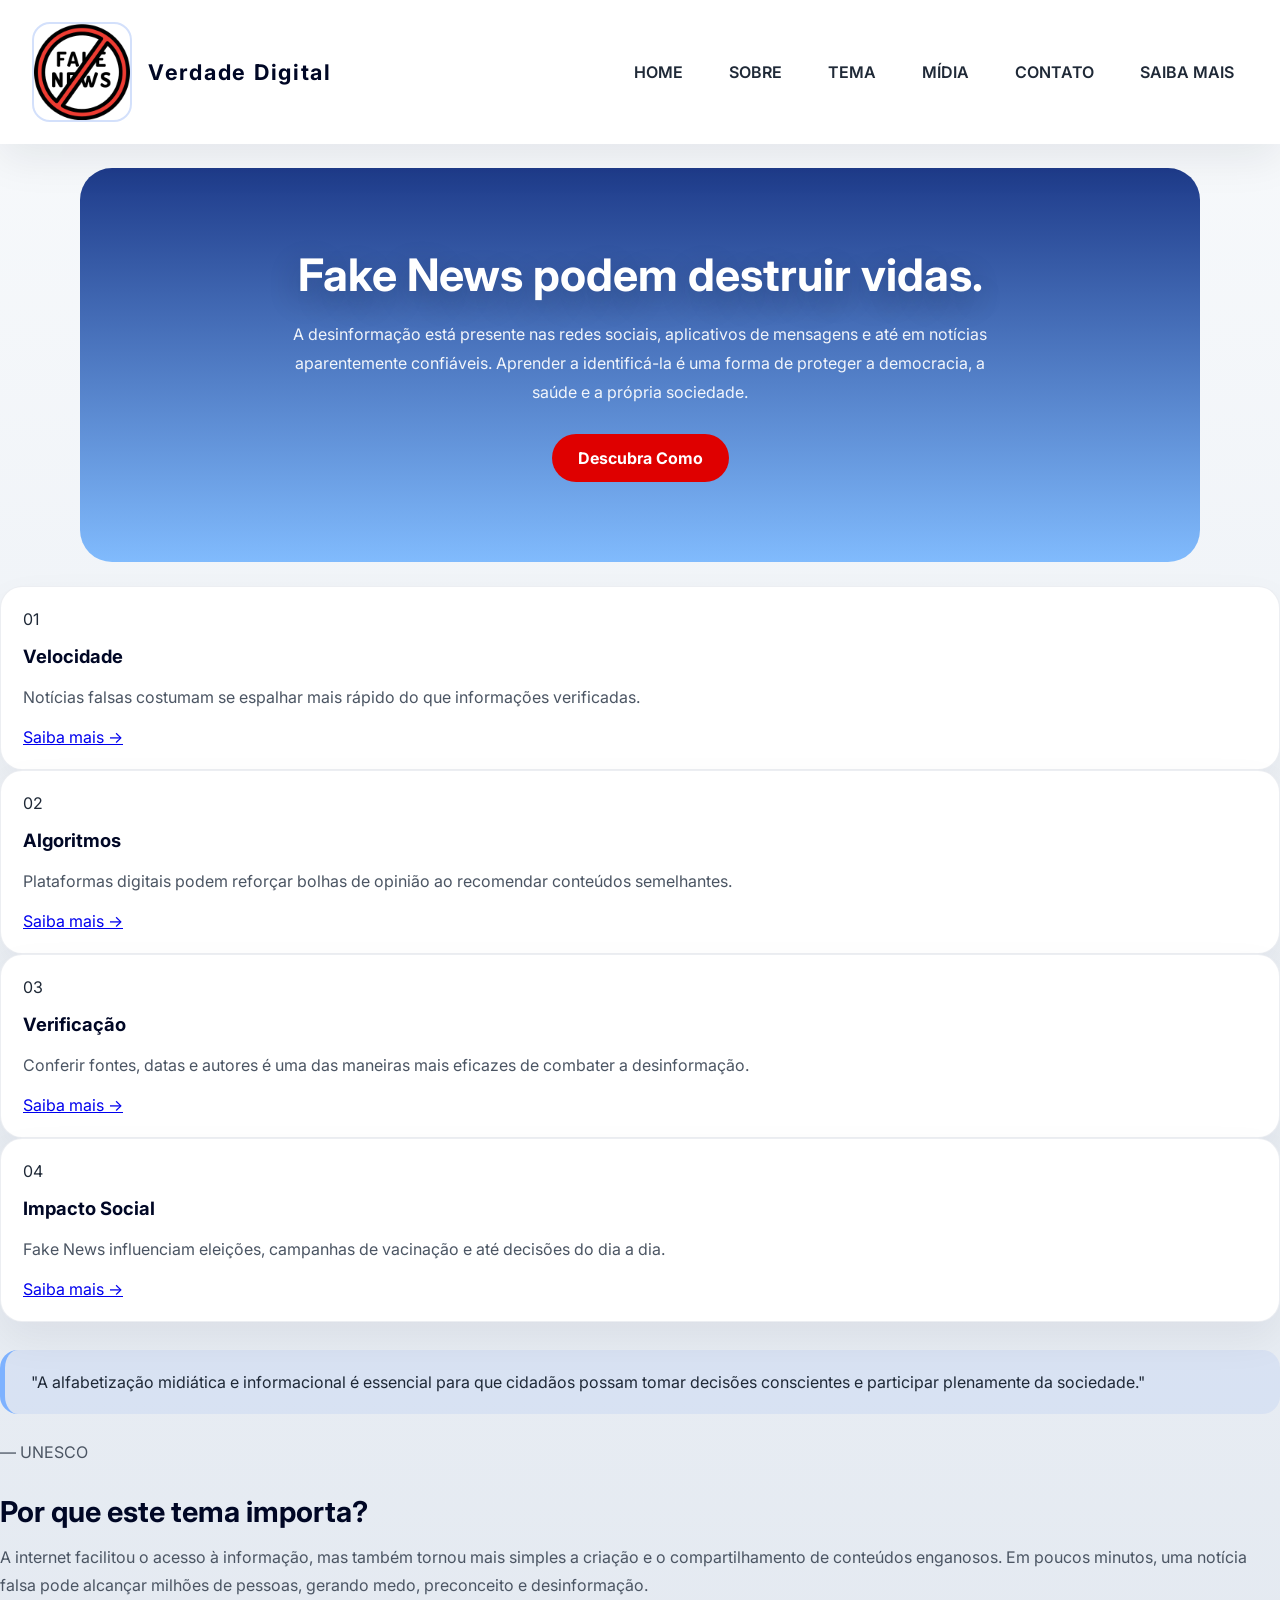
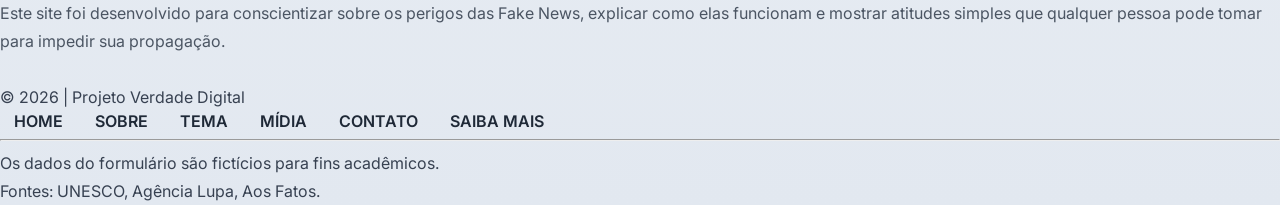
<file: index.html>
<!DOCTYPE html>
<html lang="pt-BR">

<head>
    <meta charset="UTF-8">
    <meta name="viewport" content="width=device-width, initial-scale=1.0">

    <title>Verdade Digital | Fake News</title>

    <link rel="icon" href="midia/icon.png">

    <link rel="preconnect" href="https://fonts.googleapis.com">
    <link rel="preconnect" href="https://fonts.gstatic.com" crossorigin>

    <link href="https://fonts.googleapis.com/css2?family=Space+Grotesk:wght@400;600;700&family=Inter:wght@300;400;500;600;700&display=swap" rel="stylesheet">

    <link rel="stylesheet" href="estilo.css">
</head>

<body>

<header>

    <div class="logo">
        <img src="midia/icon.png" alt="Logo Verdade Digital">
        <h1>Verdade Digital</h1>
    </div>

    <nav>

        <ul>

            <li><a href="index.html">Home</a></li>

            <li><a href="sobre.html">Sobre</a></li>

            <li><a href="tema.html">Tema</a></li>

            <li><a href="midia.html">Mídia</a></li>

            <li><a href="contato.html">Contato</a></li>

            <li><a href="extra.html">Saiba Mais</a></li>

        </ul>

    </nav>

</header>

<main>

<section class="hero">

    <div class="hero-conteudo">

        <h2> Fake News podem destruir vidas. </h2>

        <p>
            A desinformação está presente nas redes sociais, aplicativos de mensagens e até em notícias aparentemente confiáveis.
            Aprender a identificá-la é uma forma de proteger a democracia, a saúde e a própria sociedade.
        </p>

        <a href="tema.html" class="botao">
            Descubra Como
        </a>

    </div>

</section>

<section class="destaques">

    <article class="card">

        <span class="numero">01</span>

        <h3>Velocidade</h3>

        <p>
            Notícias falsas costumam se espalhar mais rápido do que informações verificadas.
        </p>

        <a href="tema.html">
            Saiba mais →
        </a>

    </article>

    <article class="card">

        <span class="numero">02</span>

        <h3>Algoritmos</h3>

        <p>
            Plataformas digitais podem reforçar bolhas de opinião ao recomendar conteúdos semelhantes.
        </p>

        <a href="tema.html">
            Saiba mais →
        </a>

    </article>

    <article class="card">

        <span class="numero">03</span>

        <h3>Verificação</h3>

        <p>
            Conferir fontes, datas e autores é uma das maneiras mais eficazes de combater a desinformação.
        </p>

        <a href="extra.html">
            Saiba mais →
        </a>

    </article>

    <article class="card">

        <span class="numero">04</span>

        <h3>Impacto Social</h3>

        <p>
            Fake News influenciam eleições, campanhas de vacinação e até decisões do dia a dia.
        </p>

        <a href="tema.html">
            Saiba mais →
        </a>

    </article>

</section>

<section class="citacao">

    <blockquote cite="https://www.unesco.org">

        "A alfabetização midiática e informacional é essencial para que cidadãos possam tomar decisões conscientes e participar plenamente da sociedade."

    </blockquote>

    <p>
        — UNESCO
    </p>

</section>

<section class="introducao">

    <h2>Por que este tema importa?</h2>

    <p>

        A internet facilitou o acesso à informação, mas também tornou mais simples a criação e o compartilhamento de conteúdos enganosos.
        Em poucos minutos, uma notícia falsa pode alcançar milhões de pessoas, gerando medo, preconceito e desinformação.

    </p>

    <p>

        Este site foi desenvolvido para conscientizar sobre os perigos das Fake News, explicar como elas funcionam e mostrar atitudes simples que qualquer pessoa pode tomar para impedir sua propagação.

    </p>

</section>

</main>

<footer>

    <p>

        © 2026 | Projeto Verdade Digital

    </p>

    <nav>

        <a href="index.html">Home</a>
        <a href="sobre.html">Sobre</a>
        <a href="tema.html">Tema</a>
        <a href="midia.html">Mídia</a>
        <a href="contato.html">Contato</a>
        <a href="extra.html">Saiba Mais</a>

    </nav>

<hr>

    <p>

        Os dados do formulário são fictícios para fins acadêmicos.

    </p>

    <p>

        Fontes: UNESCO, Agência Lupa, Aos Fatos.

    </p>

</footer>

</body>

</html>
</file>
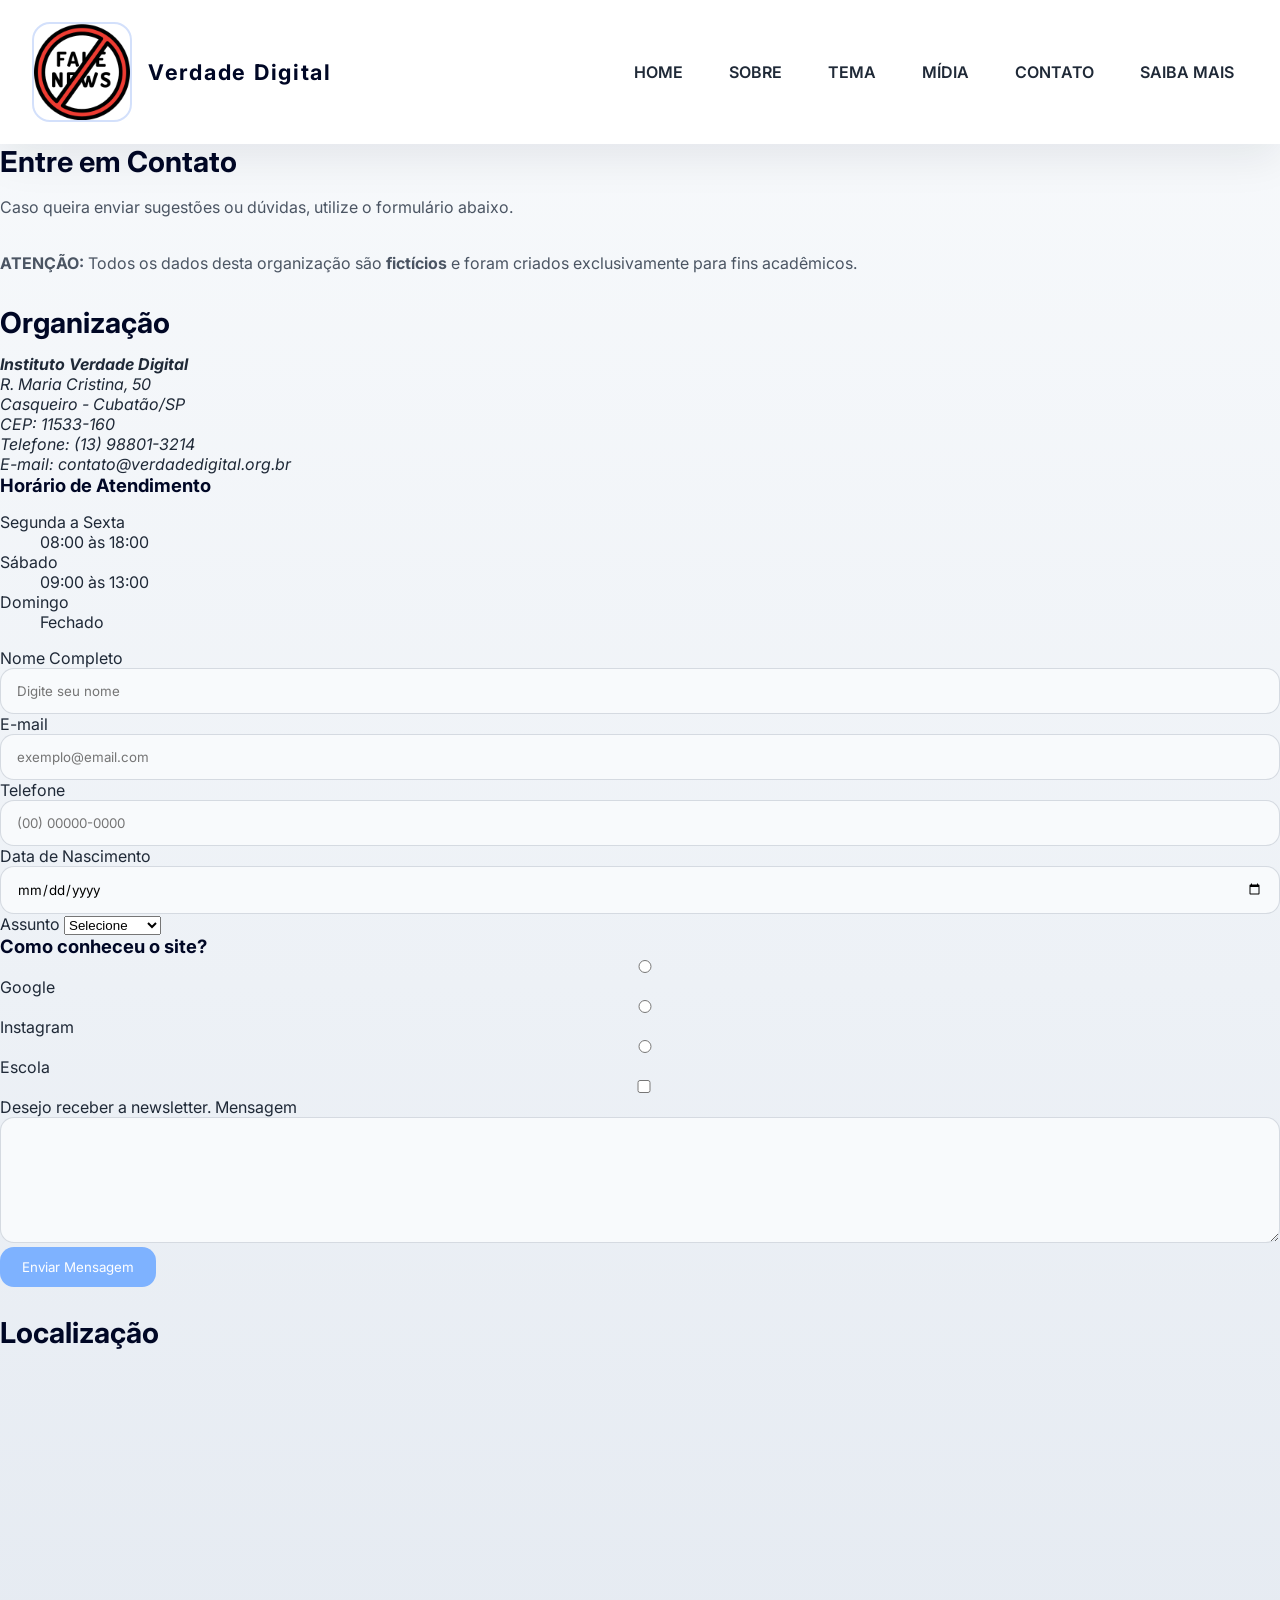
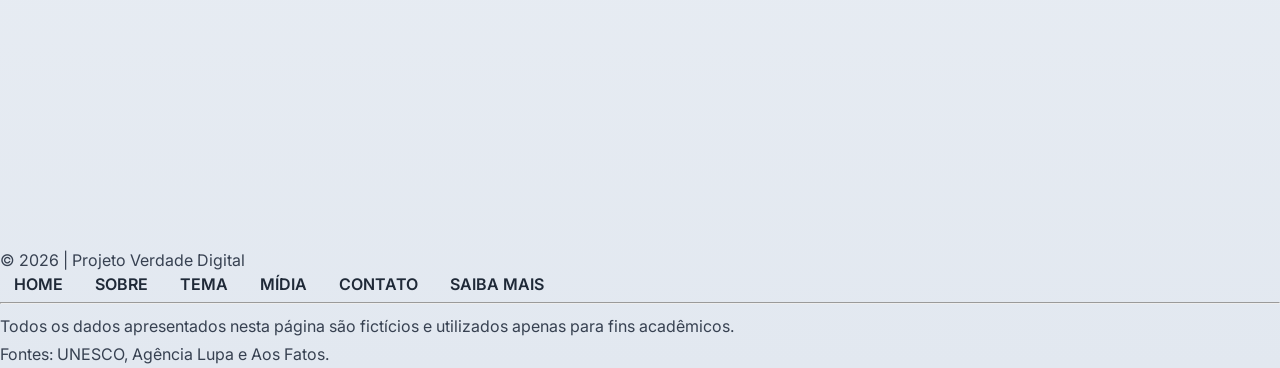
<file: contato.html>
<!DOCTYPE html>
<html lang="pt-BR">

<head>

    <meta charset="UTF-8">
    <meta name="viewport" content="width=device-width, initial-scale=1.0">

    <title>Contato | Verdade Digital</title>

    <link rel="icon" href="midia/icon.png">

    <link rel="preconnect" href="https://fonts.googleapis.com">
    <link rel="preconnect" href="https://fonts.gstatic.com" crossorigin>

    <link href="https://fonts.googleapis.com/css2?family=Space+Grotesk:wght@400;600;700&family=Inter:wght@300;400;500;600;700&display=swap" rel="stylesheet">

    <link rel="stylesheet" href="estilo.css">

</head>

<body>

<header>

    <div class="logo">
        <img src="midia/icon.png" alt="Logo Verdade Digital">
        <h1>Verdade Digital</h1>
    </div>

    <nav>
        <ul>
            <li><a href="index.html">Home</a></li>
            <li><a href="sobre.html">Sobre</a></li>
            <li><a href="tema.html">Tema</a></li>
            <li><a href="midia.html">Mídia</a></li>
            <li><a href="contato.html">Contato</a></li>
            <li><a href="extra.html">Saiba Mais</a></li>
        </ul>
    </nav>

</header>

<main>

<section class="titulo-pagina">

<h2>Entre em Contato</h2>

<p>
Caso queira enviar sugestões ou dúvidas, utilize o formulário abaixo.
</p>

</section>

<section class="aviso">

<p>

<strong>ATENÇÃO:</strong> Todos os dados desta organização são <strong>fictícios</strong> e foram criados exclusivamente para fins acadêmicos.

</p>

</section>

<section class="contato-grid">

<div>

<h2>Organização</h2>

<address>

<strong>Instituto Verdade Digital</strong><br>

R. Maria Cristina, 50<br>

Casqueiro - Cubatão/SP<br>

CEP: 11533-160<br>

Telefone: (13) 98801-3214<br>

E-mail: contato@verdadedigital.org.br

</address>

<h3>Horário de Atendimento</h3>

<dl>

<dt>Segunda a Sexta</dt>
<dd>08:00 às 18:00</dd>

<dt>Sábado</dt>
<dd>09:00 às 13:00</dd>

<dt>Domingo</dt>
<dd>Fechado</dd>

</dl>

</div>

<div>

<form action="#">

<label for="nome">Nome Completo</label>
<input
type="text"
id="nome"
name="nome"
placeholder="Digite seu nome"
required>

<label for="email">E-mail</label>
<input
type="email"
id="email"
name="email"
placeholder="exemplo@email.com"
required>

<label for="telefone">Telefone</label>
<input
type="tel"
id="telefone"
name="telefone"
placeholder="(00) 00000-0000">

<label for="nascimento">Data de Nascimento</label>
<input
type="date"
id="nascimento"
name="nascimento">

<label for="assunto">Assunto</label>

<select
id="assunto"
name="assunto"
required>

<option value="">Selecione</option>

<option>Denúncia</option>

<option>Voluntariado</option>

<option>Parceria</option>

<option>Imprensa</option>

<option>Outro</option>

</select>

<h3>Como conheceu o site?</h3>

<label>

<input
type="radio"
name="origem"
value="google">

Google

</label>

<label>

<input
type="radio"
name="origem"
value="instagram">

Instagram

</label>

<label>

<input
type="radio"
name="origem"
value="escola">

Escola

</label>

<label>

<input
type="checkbox"
name="newsletter">

Desejo receber a newsletter.

</label>

<label for="mensagem">

Mensagem

</label>

<textarea

id="mensagem"

name="mensagem"

rows="6"

placeholder="Escreva sua mensagem...">

</textarea>

<button type="submit">

Enviar Mensagem

</button>

</form>

</div>

</section>

<section class="mapa">

<h2>Localização</h2>

<iframe

title="Mapa de referência"
src="https://www.google.com/maps/embed?pb=!1m18!1m12!1m3!1d9735.933814886483!2d-46.417746887818055!3d-23.926681985289065!2m3!1f0!2f0!3f0!3m2!1i1024!2i768!4f13.1!3m3!1m2!1s0x94ce1bb29bde4aeb%3A0x8b65b60dcd73ad02!2sInstituto%20Federal%20de%20Educa%C3%A7%C3%A3o%2C%20Ci%C3%AAncia%20e%20Tecnologia%20de%20S%C3%A3o%20Paulo%2C%20Campus%20Cubat%C3%A3o!5e0!3m2!1spt-BR!2sbr!4v1782674641992!5m2!1spt-BR!2sbr"
width="100%" height="450" style="border:0;" loading="lazy" allowfullscreen>

</iframe>

</section>

</main>

<footer>

<p>

© 2026 | Projeto Verdade Digital

</p>

<nav>

<a href="index.html">Home</a>

<a href="sobre.html">Sobre</a>

<a href="tema.html">Tema</a>

<a href="midia.html">Mídia</a>

<a href="contato.html">Contato</a>

<a href="extra.html">Saiba Mais</a>

</nav>

<hr>

<p>

Todos os dados apresentados nesta página são fictícios e utilizados apenas para fins acadêmicos.

</p>

<p>

Fontes: UNESCO, Agência Lupa e Aos Fatos.

</p>

</footer>

</body>

</html>
</file>
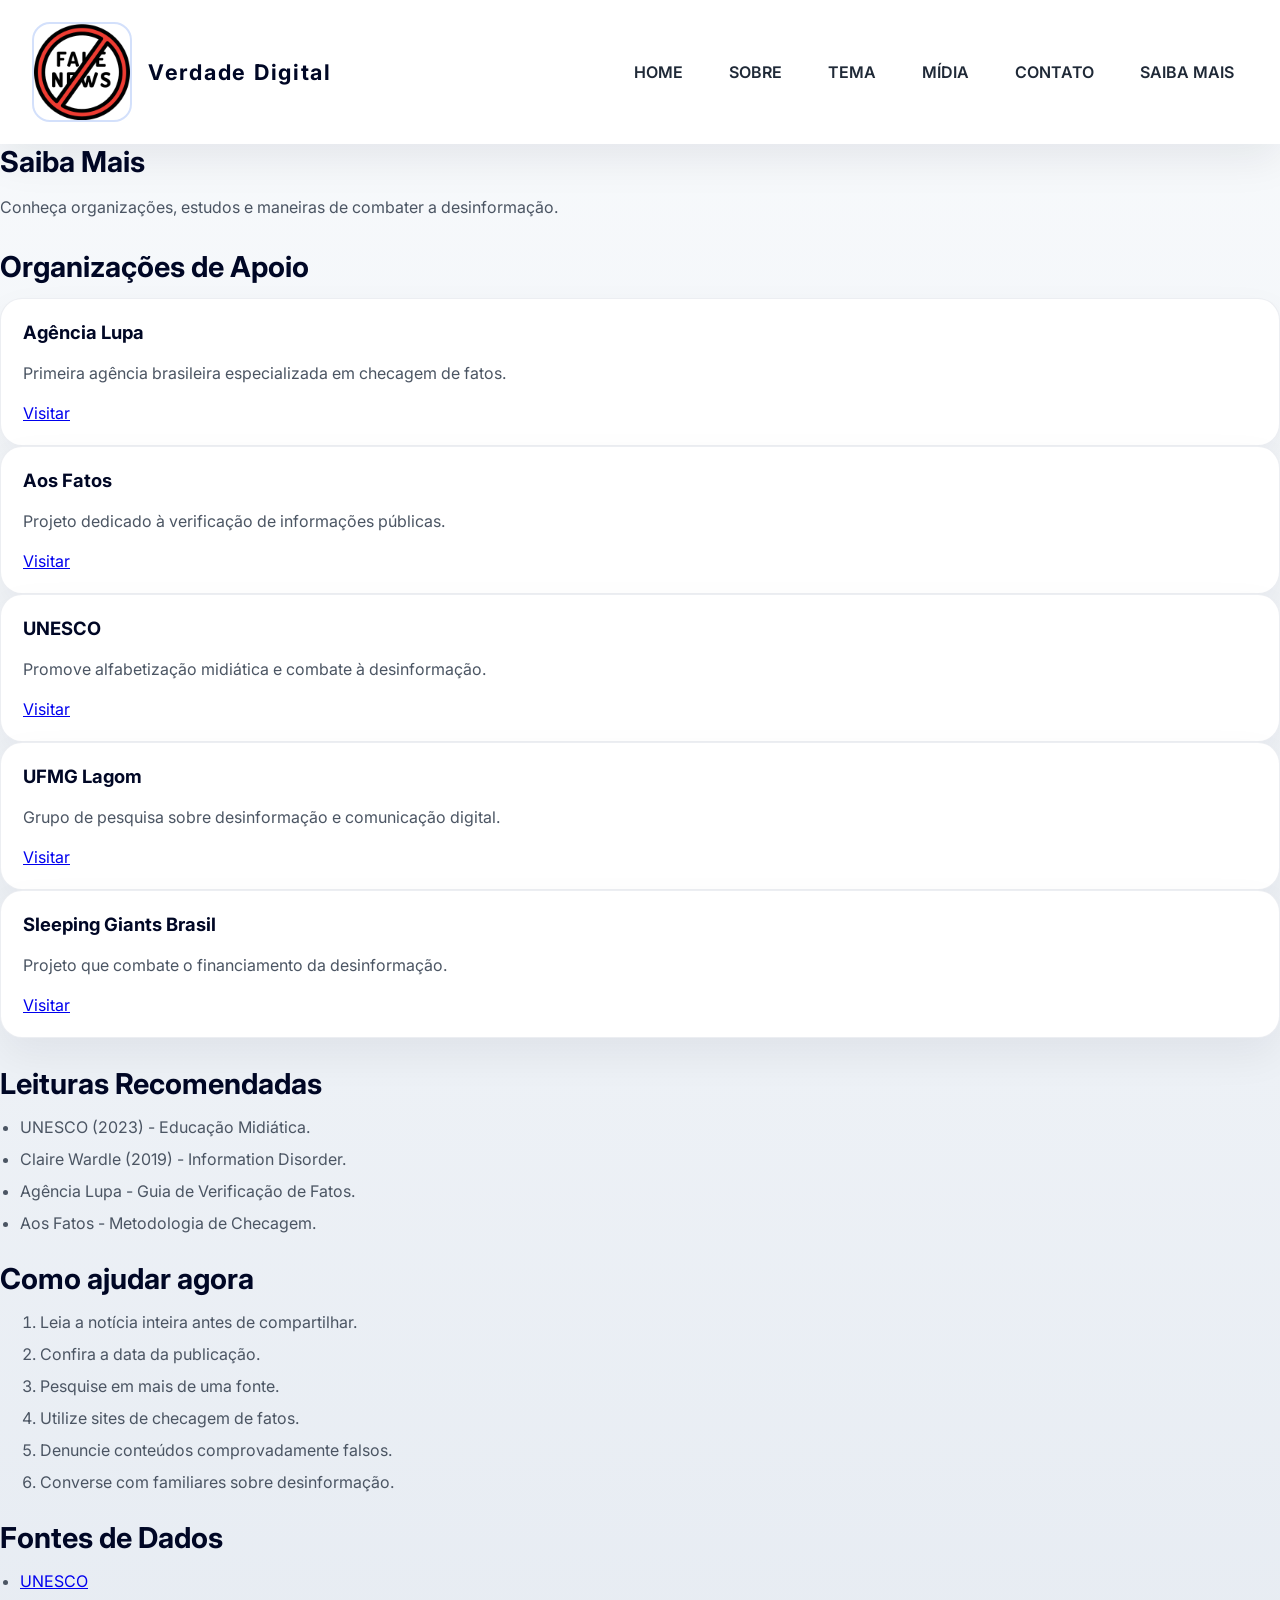
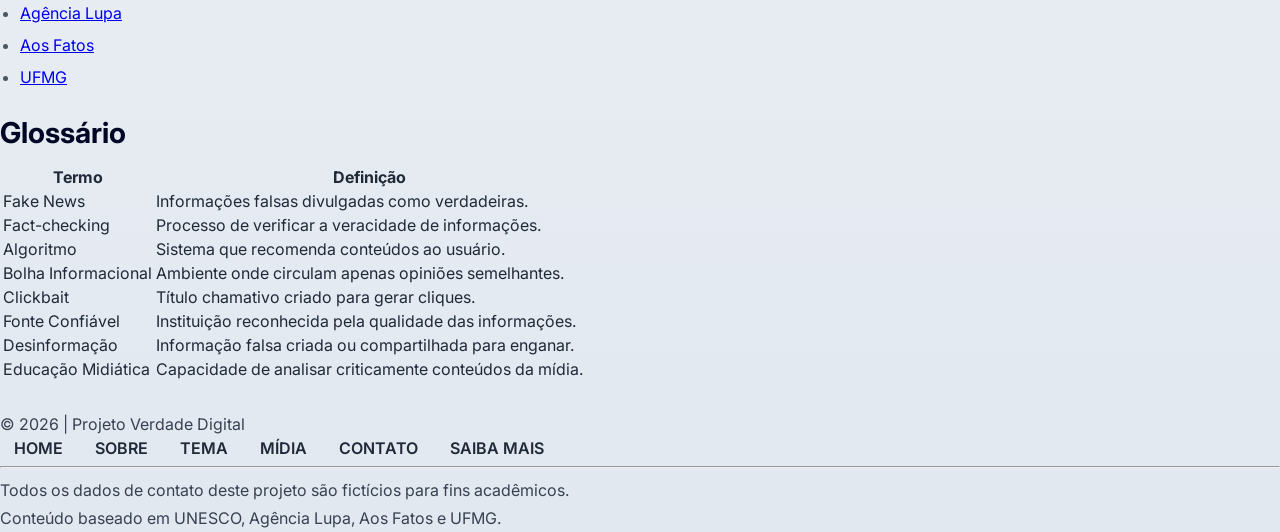
<file: extra.html>
<!DOCTYPE html>
<html lang="pt-BR">

<head>

    <meta charset="UTF-8">
    <meta name="viewport" content="width=device-width, initial-scale=1.0">

    <title>Saiba Mais | Verdade Digital</title>

    <link rel="icon" href="midia/icon.png">

    <link rel="preconnect" href="https://fonts.googleapis.com">
    <link rel="preconnect" href="https://fonts.gstatic.com" crossorigin>

    <link href="https://fonts.googleapis.com/css2?family=Space+Grotesk:wght@400;600;700&family=Inter:wght@300;400;500;600;700&display=swap" rel="stylesheet">

    <link rel="stylesheet" href="estilo.css">

</head>

<body>

<header>

    <div class="logo">
        <img src="midia/icon.png" alt="Logo Verdade Digital">
        <h1>Verdade Digital</h1>
    </div>

    <nav>
        <ul>
            <li><a href="index.html">Home</a></li>
            <li><a href="sobre.html">Sobre</a></li>
            <li><a href="tema.html">Tema</a></li>
            <li><a href="midia.html">Mídia</a></li>
            <li><a href="contato.html">Contato</a></li>
            <li><a href="extra.html">Saiba Mais</a></li>
        </ul>
    </nav>

</header>

<main>

<section class="titulo-pagina">

<h2>Saiba Mais</h2>

<p>
Conheça organizações, estudos e maneiras de combater a desinformação.
</p>

</section>

<section>

<h2>Organizações de Apoio</h2>

<div class="organizacoes">

<article class="card">

<h3>Agência Lupa</h3>

<p>
Primeira agência brasileira especializada em checagem de fatos.
</p>

<a href="https://lupa.uol.com.br"
target="_blank"
rel="noopener noreferrer">

Visitar

</a>

</article>

<article class="card">

<h3>Aos Fatos</h3>

<p>
Projeto dedicado à verificação de informações públicas.
</p>

<a href="https://www.aosfatos.org"
target="_blank"
rel="noopener noreferrer">

Visitar

</a>

</article>

<article class="card">

<h3>UNESCO</h3>

<p>
Promove alfabetização midiática e combate à desinformação.
</p>

<a href="https://www.unesco.org"
target="_blank"
rel="noopener noreferrer">

Visitar

</a>

</article>

<article class="card">

<h3>UFMG Lagom</h3>

<p>
Grupo de pesquisa sobre desinformação e comunicação digital.
</p>

<a href="https://ufmg.br"
target="_blank"
rel="noopener noreferrer">

Visitar

</a>

</article>

<article class="card">

<h3>Sleeping Giants Brasil</h3>

<p>
Projeto que combate o financiamento da desinformação.
</p>

<a href="https://sleepinggiantsbrasil.com"
target="_blank"
rel="noopener noreferrer">

Visitar

</a>

</article>

</div>

</section>

<section>

<h2>Leituras Recomendadas</h2>

<ul>

<li>
UNESCO (2023) - Educação Midiática.
</li>

<li>
Claire Wardle (2019) - Information Disorder.
</li>

<li>
Agência Lupa - Guia de Verificação de Fatos.
</li>

<li>
Aos Fatos - Metodologia de Checagem.
</li>

</ul>

</section>

<section>

<h2>Como ajudar agora</h2>

<ol>

<li>Leia a notícia inteira antes de compartilhar.</li>

<li>Confira a data da publicação.</li>

<li>Pesquise em mais de uma fonte.</li>

<li>Utilize sites de checagem de fatos.</li>

<li>Denuncie conteúdos comprovadamente falsos.</li>

<li>Converse com familiares sobre desinformação.</li>

</ol>

</section>

<section>

<h2>Fontes de Dados</h2>

<ul>

<li><a href="https://www.unesco.org" target="_blank" rel="noopener noreferrer">UNESCO</a></li>

<li><a href="https://lupa.uol.com.br" target="_blank" rel="noopener noreferrer">Agência Lupa</a></li>

<li><a href="https://www.aosfatos.org" target="_blank" rel="noopener noreferrer">Aos Fatos</a></li>

<li><a href="https://ufmg.br" target="_blank" rel="noopener noreferrer">UFMG</a></li>

</ul>

</section>

<section>

<h2>Glossário</h2>

<table>

<thead>

<tr>

<th>Termo</th>

<th>Definição</th>

</tr>

</thead>

<tbody>

<tr>
<td>Fake News</td>
<td>Informações falsas divulgadas como verdadeiras.</td>
</tr>

<tr>
<td>Fact-checking</td>
<td>Processo de verificar a veracidade de informações.</td>
</tr>

<tr>
<td>Algoritmo</td>
<td>Sistema que recomenda conteúdos ao usuário.</td>
</tr>

<tr>
<td>Bolha Informacional</td>
<td>Ambiente onde circulam apenas opiniões semelhantes.</td>
</tr>

<tr>
<td>Clickbait</td>
<td>Título chamativo criado para gerar cliques.</td>
</tr>

<tr>
<td>Fonte Confiável</td>
<td>Instituição reconhecida pela qualidade das informações.</td>
</tr>

<tr>
<td>Desinformação</td>
<td>Informação falsa criada ou compartilhada para enganar.</td>
</tr>

<tr>
<td>Educação Midiática</td>
<td>Capacidade de analisar criticamente conteúdos da mídia.</td>
</tr>

</tbody>

</table>

</section>

</main>

<footer>

<p>© 2026 | Projeto Verdade Digital</p>

<nav>

<a href="index.html">Home</a>
<a href="sobre.html">Sobre</a>
<a href="tema.html">Tema</a>
<a href="midia.html">Mídia</a>
<a href="contato.html">Contato</a>
<a href="extra.html">Saiba Mais</a>

</nav>
<hr>
<p>

Todos os dados de contato deste projeto são fictícios para fins acadêmicos.

</p>

<p>

Conteúdo baseado em UNESCO, Agência Lupa, Aos Fatos e UFMG.

</p>

</footer>

</body>

</html>
</file>
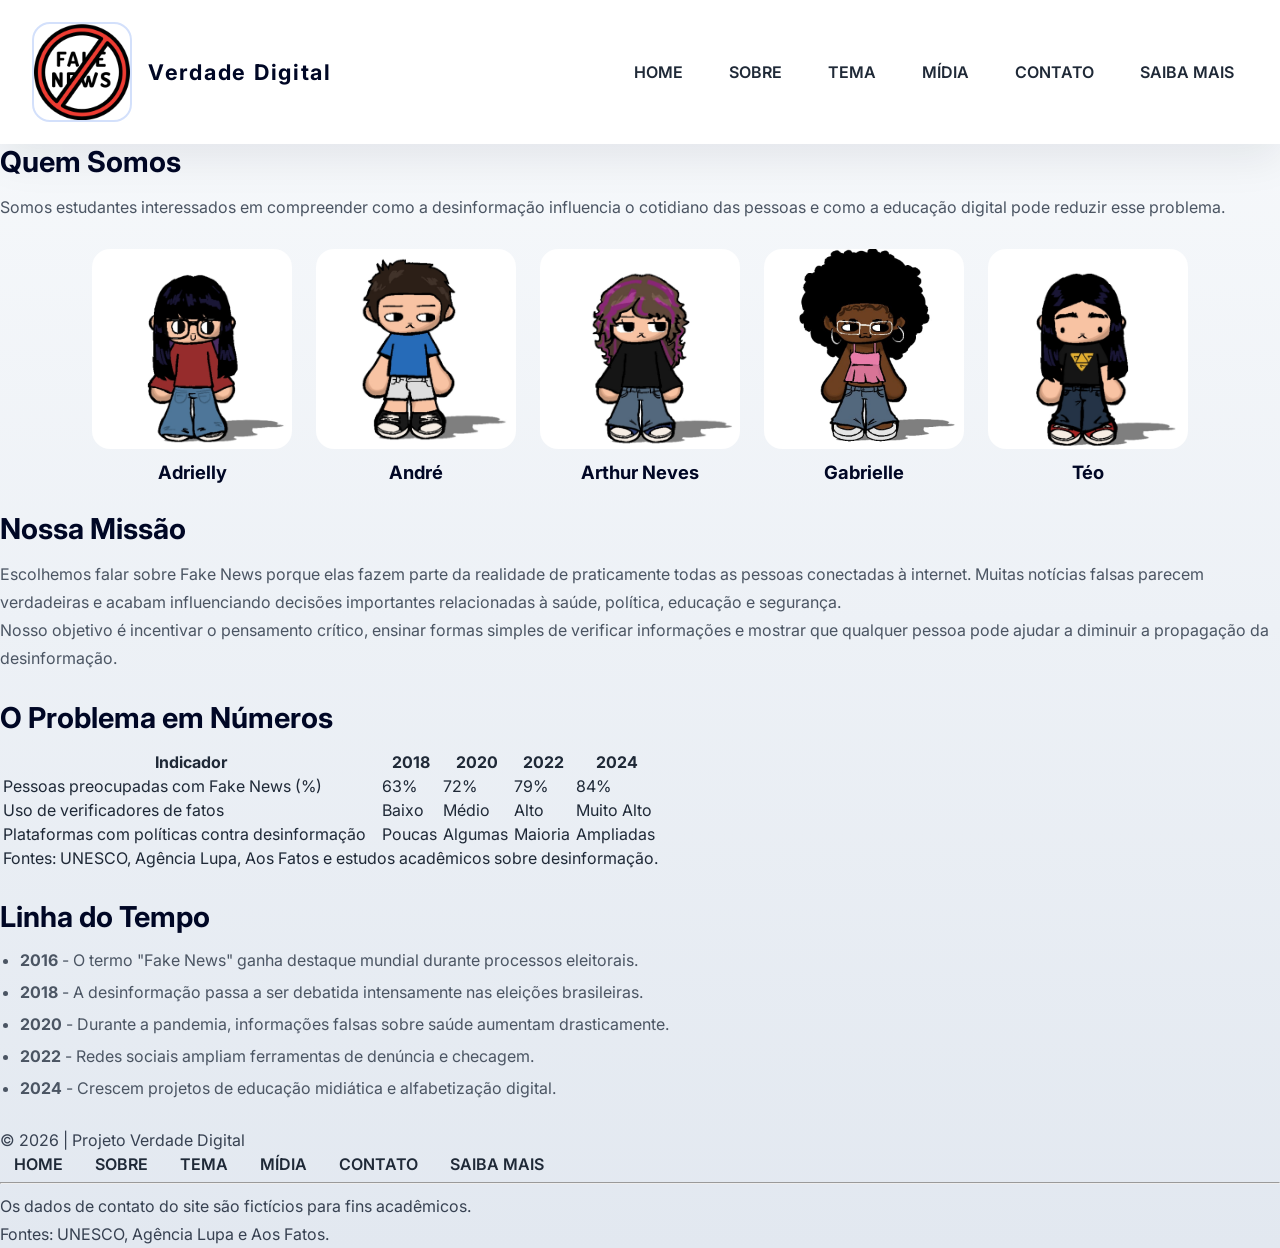
<file: sobre.html>
<!DOCTYPE html>
<html lang="pt-BR">

<head>
    <meta charset="UTF-8">
    <meta name="viewport" content="width=device-width, initial-scale=1.0">

    <title>Sobre | Verdade Digital</title>

    <link rel="icon" href="midia/icon.png">

    <link rel="preconnect" href="https://fonts.googleapis.com">
    <link rel="preconnect" href="https://fonts.gstatic.com" crossorigin>

    <link href="https://fonts.googleapis.com/css2?family=Space+Grotesk:wght@400;600;700&family=Inter:wght@300;400;500;600;700&display=swap" rel="stylesheet">

    <link rel="stylesheet" href="estilo.css">
</head>

<body>

<header>

    <div class="logo">
        <img src="midia/icon.png" alt="Logo Verdade Digital">
        <h1>Verdade Digital</h1>
    </div>

    <nav>
        <ul>
            <li><a href="index.html">Home</a></li>
            <li><a href="sobre.html">Sobre</a></li>
            <li><a href="tema.html">Tema</a></li>
            <li><a href="midia.html">Mídia</a></li>
            <li><a href="contato.html">Contato</a></li>
            <li><a href="extra.html">Saiba Mais</a></li>
        </ul>
    </nav>

</header>

<main>

<section class="titulo-pagina">

<h2>Quem Somos</h2>

<p>
Somos estudantes interessados em compreender como a desinformação influencia o cotidiano das pessoas e como a educação digital pode reduzir esse problema.
</p>

</section>

<section class="integrantes">

<article class="membro">
<img src="midia/dri.jpeg" alt="Avatar do integrante 1">
<h3>Adrielly</h3>
</article>

<article class="membro">
<img src="midia/andré.jpeg" alt="Avatar do integrante 2">
<h3>André</h3>
</article>

<article class="membro">
<img src="midia/arthur.jpeg" alt="Avatar do integrante 3">
<h3>Arthur Neves</h3>
</article>

<article class="membro">
<img src="midia/gabi.jpeg" alt="Avatar do integrante 4">
<h3>Gabrielle</h3>
</article>

<article class="membro">
<img src="midia/téo.jpeg" alt="Avatar do integrante 5">
<h3>Téo</h3>
</article>

</section>

<section class="missao">

<h2>Nossa Missão</h2>

<p>

Escolhemos falar sobre Fake News porque elas fazem parte da realidade de praticamente todas as pessoas conectadas à internet. Muitas notícias falsas parecem verdadeiras e acabam influenciando decisões importantes relacionadas à saúde, política, educação e segurança.

</p>

<p>

Nosso objetivo é incentivar o pensamento crítico, ensinar formas simples de verificar informações e mostrar que qualquer pessoa pode ajudar a diminuir a propagação da desinformação.

</p>

</section>

<section class="dados">

<h2>O Problema em Números</h2>

<table>

<thead>

<tr>
<th>Indicador</th>
<th>2018</th>
<th>2020</th>
<th>2022</th>
<th>2024</th>
</tr>

</thead>

<tbody>

<tr>
<td>Pessoas preocupadas com Fake News (%)</td>
<td>63%</td>
<td>72%</td>
<td>79%</td>
<td>84%</td>
</tr>

<tr>
<td>Uso de verificadores de fatos</td>
<td>Baixo</td>
<td>Médio</td>
<td>Alto</td>
<td>Muito Alto</td>
</tr>

<tr>
<td>Plataformas com políticas contra desinformação</td>
<td>Poucas</td>
<td>Algumas</td>
<td>Maioria</td>
<td>Ampliadas</td>
</tr>

</tbody>

<tfoot>

<tr>

<td colspan="5">

Fontes: UNESCO, Agência Lupa, Aos Fatos e estudos acadêmicos sobre desinformação.

</td>

</tr>

</tfoot>

</table>

</section>

<section class="timeline">

<h2>Linha do Tempo</h2>

<ul>

<li>
<strong>2016</strong> - O termo "Fake News" ganha destaque mundial durante processos eleitorais.
</li>

<li>
<strong>2018</strong> - A desinformação passa a ser debatida intensamente nas eleições brasileiras.
</li>

<li>
<strong>2020</strong> - Durante a pandemia, informações falsas sobre saúde aumentam drasticamente.
</li>

<li>
<strong>2022</strong> - Redes sociais ampliam ferramentas de denúncia e checagem.
</li>

<li>
<strong>2024</strong> - Crescem projetos de educação midiática e alfabetização digital.
</li>

</ul>

</section>

</main>

<footer>

<p>© 2026 | Projeto Verdade Digital</p>

<nav>

<a href="index.html">Home</a>
<a href="sobre.html">Sobre</a>
<a href="tema.html">Tema</a>
<a href="midia.html">Mídia</a>
<a href="contato.html">Contato</a>
<a href="extra.html">Saiba Mais</a>

</nav>
<hr>
<p>Os dados de contato do site são fictícios para fins acadêmicos.</p>

<p>Fontes: UNESCO, Agência Lupa e Aos Fatos.</p>

</footer>

</body>

</html>
</file>
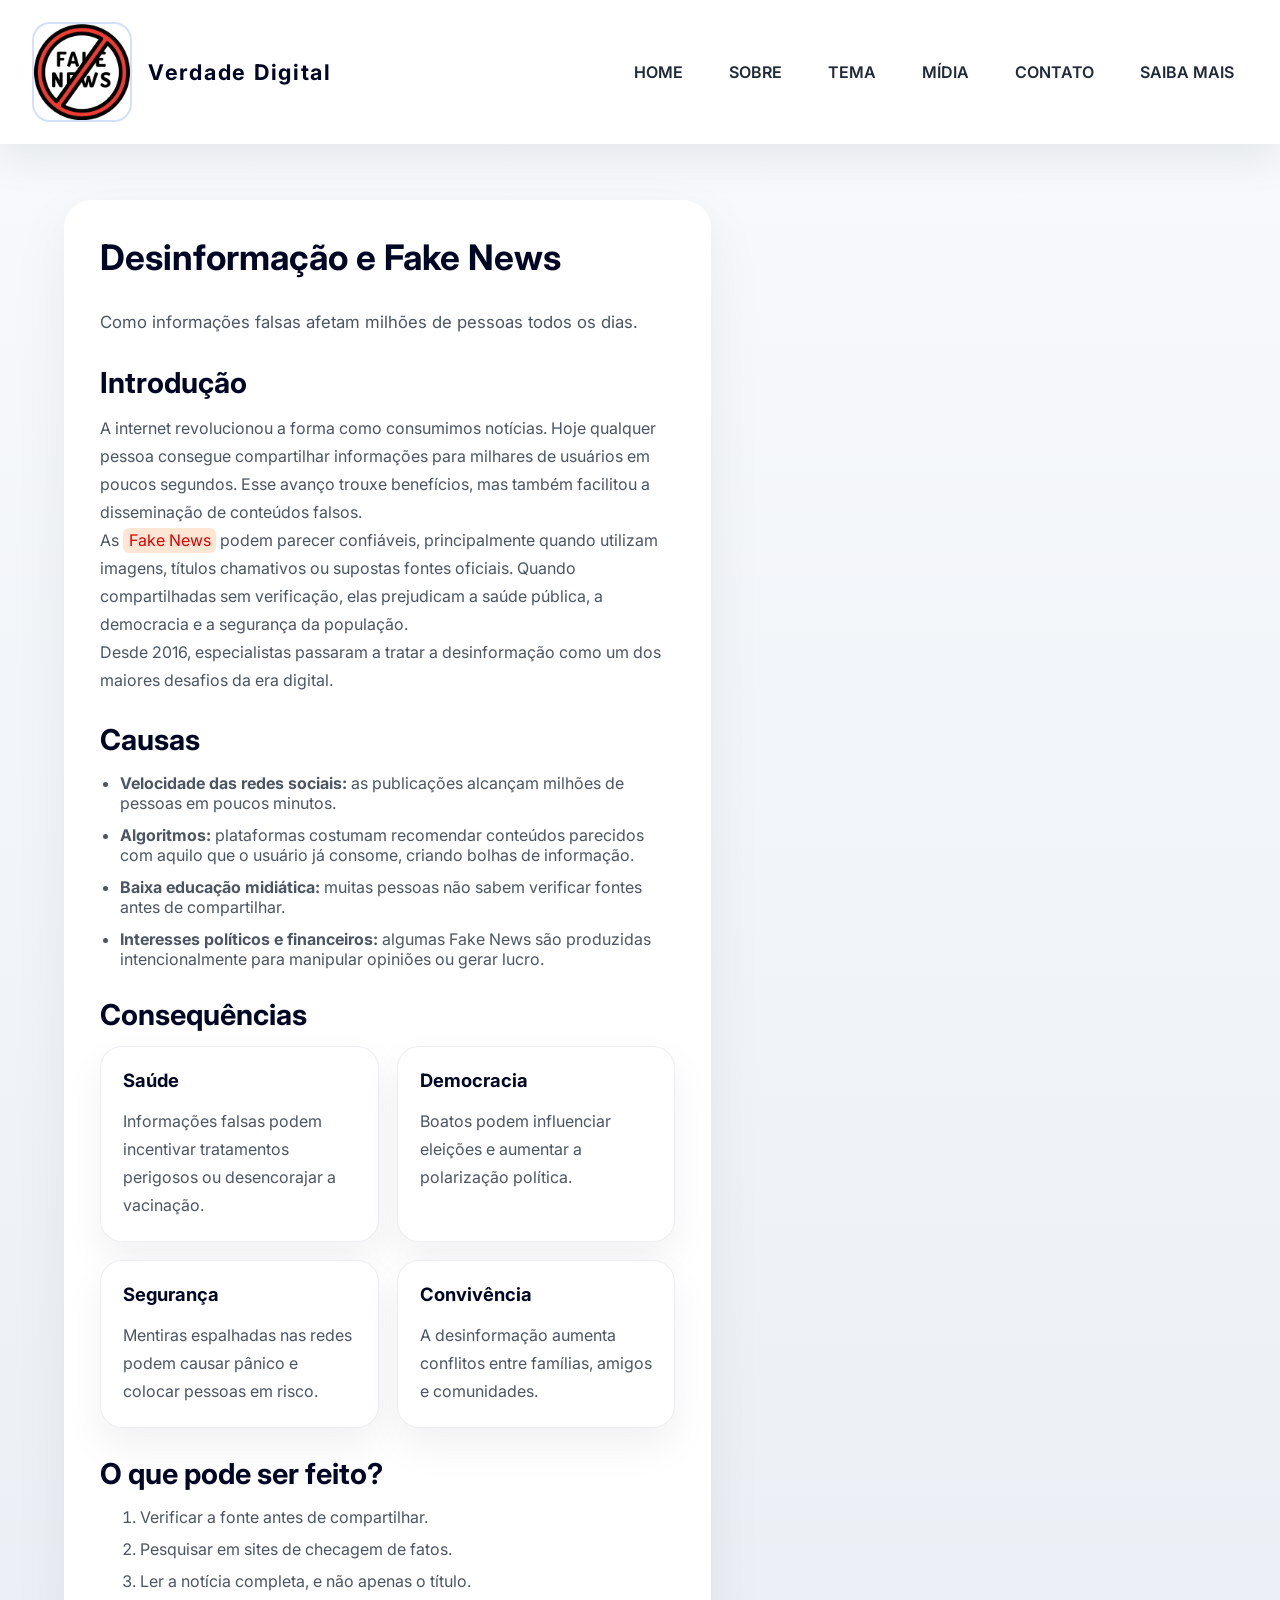
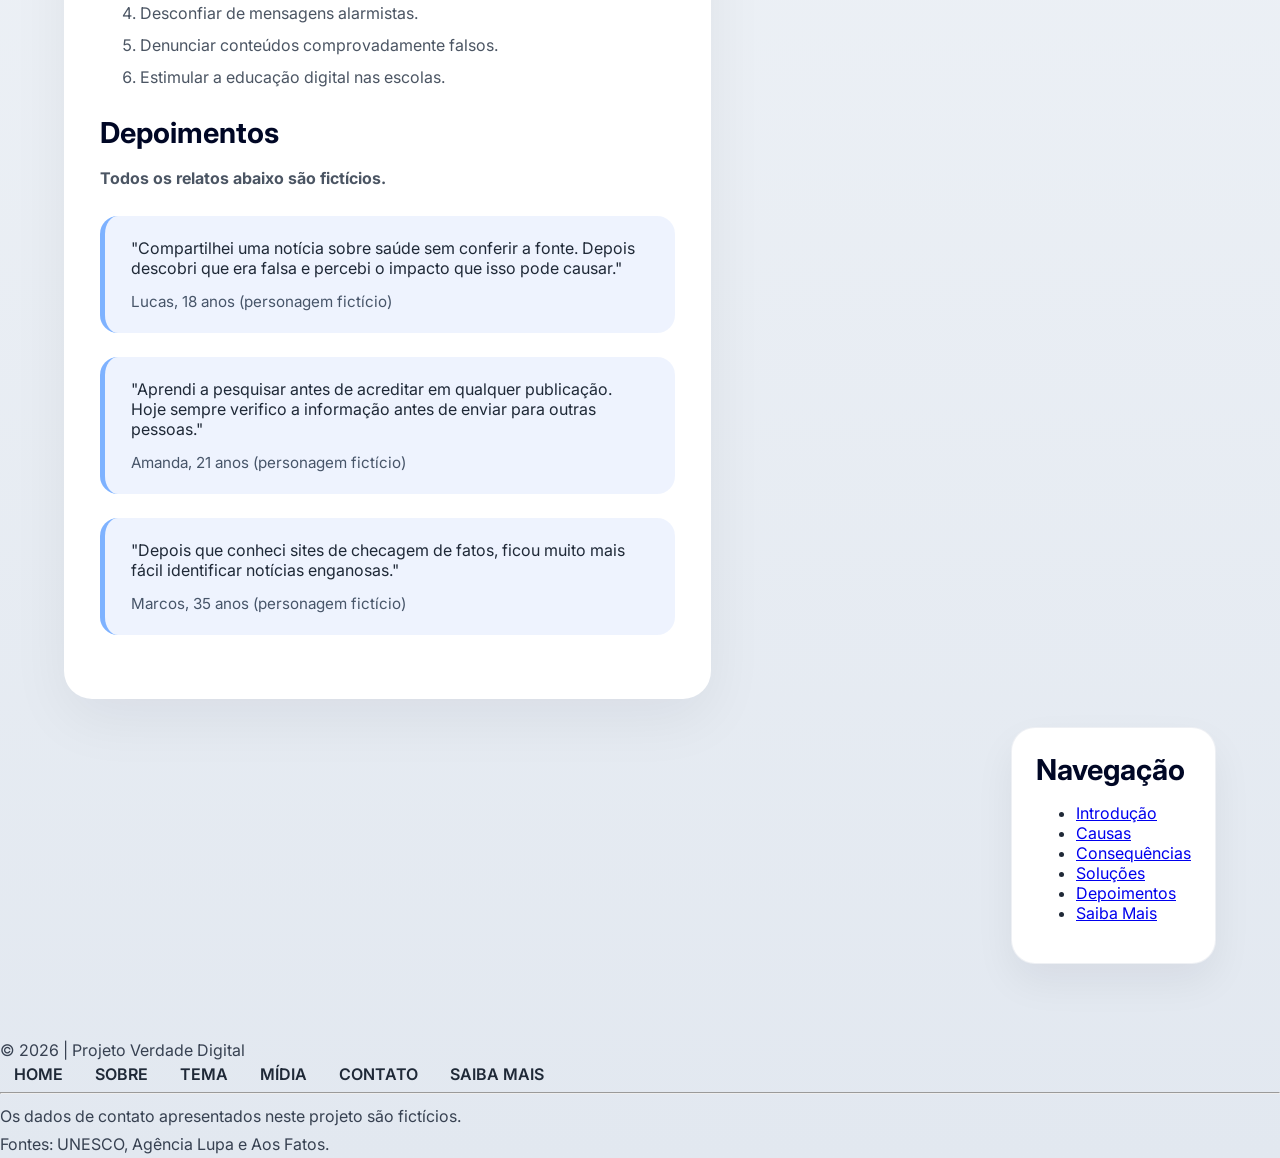
<file: tema.html>
<!DOCTYPE html>
<html lang="pt-BR">

<head>

    <meta charset="UTF-8">
    <meta name="viewport" content="width=device-width, initial-scale=1.0">

    <title>O Problema | Verdade Digital</title>

    <link rel="icon" href="midia/icon.png">

    <link rel="preconnect" href="https://fonts.googleapis.com">
    <link rel="preconnect" href="https://fonts.gstatic.com" crossorigin>

    <link href="https://fonts.googleapis.com/css2?family=Space+Grotesk:wght@400;600;700&family=Inter:wght@300;400;500;600;700&display=swap" rel="stylesheet">

    <link rel="stylesheet" href="estilo.css">

</head>

<body>

<header>

    <div class="logo">
        <img src="midia/icon.png" width="100" height="100" alt="Logo Verdade Digital">
        <h1>Verdade Digital</h1>
    </div>

    <nav>
        <ul>
            <li><a href="index.html">Home</a></li>
            <li><a href="sobre.html">Sobre</a></li>
            <li><a href="tema.html">Tema</a></li>
            <li><a href="midia.html">Mídia</a></li>
            <li><a href="contato.html">Contato</a></li>
            <li><a href="extra.html">Saiba Mais</a></li>
        </ul>
    </nav>

</header>

<main class="pagina-tema">

<article class="conteudo">

<section class="cabecalho-tema">

<h2>Desinformação e Fake News</h2>

<p>
Como informações falsas afetam milhões de pessoas todos os dias.
</p>

</section>

<section id="introducao">

<h2>Introdução</h2>

<p>

A internet revolucionou a forma como consumimos notícias. Hoje qualquer pessoa consegue compartilhar informações para milhares de usuários em poucos segundos. Esse avanço trouxe benefícios, mas também facilitou a disseminação de conteúdos falsos.

</p>

<p>

As <mark>Fake News</mark> podem parecer confiáveis, principalmente quando utilizam imagens, títulos chamativos ou supostas fontes oficiais. Quando compartilhadas sem verificação, elas prejudicam a saúde pública, a democracia e a segurança da população.

</p>

<p>

Desde <time datetime="2016">2016</time>, especialistas passaram a tratar a desinformação como um dos maiores desafios da era digital.

</p>

</section>

<section id="causas">

<h2>Causas</h2>

<ul>

<li>
<strong>Velocidade das redes sociais:</strong>
as publicações alcançam milhões de pessoas em poucos minutos.
</li>

<li>
<strong>Algoritmos:</strong>
plataformas costumam recomendar conteúdos parecidos com aquilo que o usuário já consome, criando bolhas de informação.
</li>

<li>
<strong>Baixa educação midiática:</strong>
muitas pessoas não sabem verificar fontes antes de compartilhar.
</li>

<li>
<strong>Interesses políticos e financeiros:</strong>
algumas Fake News são produzidas intencionalmente para manipular opiniões ou gerar lucro.
</li>

</ul>

</section>

<section id="consequencias">

<h2>Consequências</h2>

<div class="cards-consequencias">

<div class="card">

<h3>Saúde</h3>

<p>
Informações falsas podem incentivar tratamentos perigosos ou desencorajar a vacinação.
</p>

</div>

<div class="card">

<h3>Democracia</h3>

<p>
Boatos podem influenciar eleições e aumentar a polarização política.
</p>

</div>

<div class="card">

<h3>Segurança</h3>

<p>
Mentiras espalhadas nas redes podem causar pânico e colocar pessoas em risco.
</p>

</div>

<div class="card">

<h3>Convivência</h3>

<p>
A desinformação aumenta conflitos entre famílias, amigos e comunidades.
</p>

</div>

</div>

</section>

<section id="solucoes">

<h2>O que pode ser feito?</h2>

<ol>

<li>Verificar a fonte antes de compartilhar.</li>

<li>Pesquisar em sites de checagem de fatos.</li>

<li>Ler a notícia completa, e não apenas o título.</li>

<li>Desconfiar de mensagens alarmistas.</li>

<li>Denunciar conteúdos comprovadamente falsos.</li>

<li>Estimular a educação digital nas escolas.</li>

</ol>

</section>

<section id="depoimentos">

<h2>Depoimentos</h2>

<p><strong>Todos os relatos abaixo são fictícios.</strong></p>

<blockquote>

"Compartilhei uma notícia sobre saúde sem conferir a fonte. Depois descobri que era falsa e percebi o impacto que isso pode causar."

<footer>Lucas, 18 anos (personagem fictício)</footer>

</blockquote>

<blockquote>

"Aprendi a pesquisar antes de acreditar em qualquer publicação. Hoje sempre verifico a informação antes de enviar para outras pessoas."

<footer>Amanda, 21 anos (personagem fictício)</footer>

</blockquote>

<blockquote>

"Depois que conheci sites de checagem de fatos, ficou muito mais fácil identificar notícias enganosas."

<footer>Marcos, 35 anos (personagem fictício)</footer>

</blockquote>

</section>

</article>

<aside>

<h2>Navegação</h2>

<ul>

<li><a href="#introducao">Introdução</a></li>

<li><a href="#causas">Causas</a></li>

<li><a href="#consequencias">Consequências</a></li>

<li><a href="#solucoes">Soluções</a></li>

<li><a href="#depoimentos">Depoimentos</a></li>

<li><a href="extra.html">Saiba Mais</a></li>

</ul>

</aside>

</main>

<footer>

<p>© 2026 | Projeto Verdade Digital</p>

<nav>

<a href="index.html">Home</a>
<a href="sobre.html">Sobre</a>
<a href="tema.html">Tema</a>
<a href="midia.html">Mídia</a>
<a href="contato.html">Contato</a>
<a href="extra.html">Saiba Mais</a>

</nav>
<hr>
<p>Os dados de contato apresentados neste projeto são fictícios.</p>

<p>Fontes: UNESCO, Agência Lupa e Aos Fatos.</p>

</footer>

</body>

</html>
</file>
<file: estilo.css>
/* =========================================
VARIÁVEIS CSS (:root)
========================================= */
:root {
    --cor1: #000725;
    --cor2: #7eb2ff;
    --cor3: #df0000;
    --cinza-claro: #F3F4F6;
    --cinza-escuro: #4B5563;
    --branco: #FFFFFF;
}

/* =========================================
RESET E BASE
========================================= */
* {
    box-sizing: border-box;
}

html {
    font-size: 16px;
    scroll-behavior: smooth;
    scroll-padding-top: 180px;
}

body {
    margin: 0;
    min-height: 100vh;
    font-family: 'Inter', Arial, sans-serif;
    color: #1F2937;
    background: linear-gradient(180deg, #F8FAFC 0%, #E2E8F0 100%);
}

img {
    display: block;
    max-width: 100%;
    height: auto;
    object-fit: cover;
}

button,
input,
textarea,
a {
    font-family: inherit;
}

/* =========================================
TIPOGRAFIA
========================================= */

h1,
h2,
h3 {
    margin: 0;
    font-weight: 700;
    color: var(--cor1);
}

h1 {
    font-size: clamp(2rem, 3vw, 3.2rem);
}

h2 {
    font-size: 1.8rem;
}

h3 {
    font-size: 1.15rem;
}

p {
    margin: 0;
    font-size: 1rem;
    line-height: 1.75;
    color: #374151;
}

mark {
    background: rgba(249, 115, 22, 0.18);
    color: var(--cor3);
    padding: 0.15em 0.35em;
    border-radius: 6px;
}

/* =========================================
HEADER E NAVEGAÇÃO
========================================= */

header {
    position: sticky !important;
    top: 0 !important;
    left: 0 !important;
    right: 0 !important;
    width: 100%;
    box-sizing: border-box;
    z-index: 10000;
    display: flex !important;
    align-items: center;
    justify-content: space-between;
    gap: 24px;
    padding: 22px 32px;
    background: rgba(255, 255, 255, 0.98) !important;
    box-shadow: 0 14px 40px rgba(15, 23, 42, 0.08);
}

header * {
    z-index: 10001;
}

header nav {
    display: block !important;
}

header nav {
    z-index: 1001;
}

.logo {
    display: flex;
    align-items: center;
    gap: 16px;
}

.logo img {
    width: 100px;
    height: 100px;
    border-radius: 18px;
    border: 2px solid rgba(37, 99, 235, 0.2);
}

.integrantes {
    display: flex;
    flex-wrap: wrap;
    gap: 24px;
    justify-content: center;
    align-items: center;
}

.integrantes .membro {
    display: flex;
    flex-direction: column;
    align-items: center;
    gap: 12px;
}

.integrantes .membro img {
    width: 200px;
    height: 200px;
    object-fit: cover;
    border-radius: 18px;
}

.logo h1 {
    font-size: 1.35rem;
    letter-spacing: 0.08em;
}

nav ul {
    display: flex;
    flex-wrap: wrap;
    gap: 18px;
    list-style: none;
    margin: 0;
    padding: 0;
}

nav a {
    color: #1F2937;
    text-decoration: none;
    font-weight: 600;
    text-transform: uppercase;
    padding: 10px 14px;
    border-radius: 12px;
    transition: all 0.25s ease;
}

nav a:hover {
    background: rgba(37, 99, 235, 0.1);
    color: var(--cor2);
}

.hero {
    background-image: linear-gradient(180deg, rgb(30, 59, 138), rgba(84, 164, 255, 0.719));
    color: #fff;
    padding: 80px 24px;
    text-align: center;
    border-radius: 32px;
    margin: 24px auto;
    max-width: 1120px;
}

.hero-conteudo {
    display: flex;
    flex-direction: column;
    align-items: center;
    justify-content: center;
}

.hero h2 {
    text-shadow: 0 10px 30px rgba(15, 23, 42, 0.32);
    font-size: clamp(2rem, 3.5vw, 2.8rem);
    margin-bottom: 18px;
    color: #fff;
}

.hero p {
    max-width: 720px;
    margin: 0 auto 28px;
    color: rgba(255, 255, 255, 0.92);
    line-height: 1.8;
}

.botao {
    display: inline-flex;
    align-items: center;
    justify-content: center;
    text-decoration: none;
    color: #fff;
    background: var(--cor3);
    padding: 14px 26px;
    border-radius: 999px;
    font-weight: 700;
    transition: background 0.25s ease, transform 0.25s ease;
}

.botao:hover {
    background: #dc0303;
    transform: translateY(-2px);
}

/* =========================================
ESTRUTURA DA PÁGINA
========================================= */

.pagina-tema {
    max-width: 1200px;
    margin: 32px auto 48px;
    padding: 24px;
    display: grid;
    grid-template-columns: 3fr 1fr;
    gap: 28px;
    align-items: start;
}

main {
    grid-area: main;
    margin-right: 0;
}

aside {
    grid-area: aside;
    position: sticky;
    top: 180px;
    align-self: flex-start;
    max-height: calc(100vh - 180px);
    overflow: auto;
    background: var(--branco);
    padding: 24px;
    border-radius: 24px;
    border: 1px solid rgba(148, 163, 184, 0.16);
    box-shadow: 0 18px 40px rgba(15, 23, 42, 0.06);
}

.conteudo {
    background: var(--branco);
    border-radius: 28px;
    padding: 36px;
    box-shadow: 0 20px 60px rgba(15, 23, 42, 0.06);
}

.cabecalho-tema {
    margin-bottom: 28px;
    display: grid;
    gap: 16px;
}

.cabecalho-tema h2 {
    text-align: left;
    font-size: 2.2rem;
}

.cabecalho-tema p {
    font-size: 1.05rem;
    color: var(--cinza-escuro);
}

section {
    margin-bottom: 28px;
}

section h2 {
    text-align: left;
    margin-bottom: 14px;
}

section p,
section li {
    color: #4B5563;
}

section ul {
    padding-left: 20px;
}

section li {
    margin-bottom: 12px;
}

section[id] {
    position: relative;
    scroll-margin-top: 180px;
}

section[id]::before {
    content: "";
    display: block;
    height: 180px;
    margin-top: -180px;
    visibility: hidden;
}

/* =========================================
CARTÕES E COMPONENTES
========================================= */

.cards-consequencias {
    display: grid;
    gap: 18px;
    grid-template-columns: repeat(auto-fill, minmax(210px, 1fr));
}

.card {
    position: relative;
    display: flex;
    flex-direction: column;
    gap: 16px;
    padding: 22px;
    background: var(--branco);
    border: 1px solid rgba(148, 163, 184, 0.18);
    border-radius: 22px;
    box-shadow: 0 18px 40px rgba(15, 23, 42, 0.06);
    overflow: hidden;
    transition: transform 0.3s ease, box-shadow 0.3s ease;
}

.card:hover {
    transform: translateY(-4px);
    box-shadow: 0 24px 50px rgba(15, 23, 42, 0.12);
}

.badge {
    position: absolute;
    top: 16px;
    right: 16px;
    background: var(--cor3);
    color: var(--branco);
    padding: 8px 12px;
    border-radius: 999px;
    font-size: 0.85rem;
}

blockquote {
    margin: 24px 0;
    padding: 22px 26px;
    border-left: 5px solid var(--cor2);
    background: rgba(37, 99, 235, 0.08);
    color: #1F2937;
    border-radius: 18px;
}

blockquote footer {
    margin-top: 14px;
    color: #475569;
    font-size: 0.95rem;
}

/* =========================================
FORMULÁRIOS E BOTÕES
========================================= */

input,
textarea {
    width: 100%;
    border: 1px solid rgba(100, 116, 139, 0.24);
    padding: 14px 16px;
    border-radius: 14px;
    background: #F8FAFC;
}

input:focus,
textarea:focus {
    outline: 2px solid rgba(37, 99, 235, 0.35);
}

button {
    border: none;
    padding: 12px 22px;
    border-radius: 14px;
    background: var(--cor2);
    color: var(--branco);
    cursor: pointer;
}

button:hover {
    background: #1D4ED8;
}

/* =========================================
GALERIA
========================================= */

.galeria {
    display: grid;
    grid-template-columns: repeat(auto-fill, minmax(200px, 1fr));
    gap: 16px;
}

.galeria img {
    width: 100%;
    height: 200px;
    border-radius: 20px;
}

/* =========================================
RESPONSIVO
========================================= */

@media (max-width: 1024px) {
    .pagina-tema {
        grid-template-columns: 1fr;
    }

    main {
        margin-right: 0;
    }

    aside {
        position: static;
        width: auto;
    }
}

@media (max-width: 840px) {
    header {
        flex-direction: column;
        align-items: flex-start;
    }

    .logo img {
        width: 90px;
        height: 90px;
    }

    nav ul {
        flex-direction: column;
        align-items: stretch;
        gap: 12px;
        width: 100%;
    }

    nav a {
        width: 100%;
        display: inline-flex;
        justify-content: flex-start;
    }

    body {
        padding-top: 220px;
    }
}

@media (max-width: 768px) {
    .pagina-tema {
        grid-template-columns: 1fr;
        grid-template-areas:
            "main"
            "aside";
    }

    header {
        padding: 20px;
    }

    .conteudo,
    aside {
        padding: 24px;
    }
}
</file>
